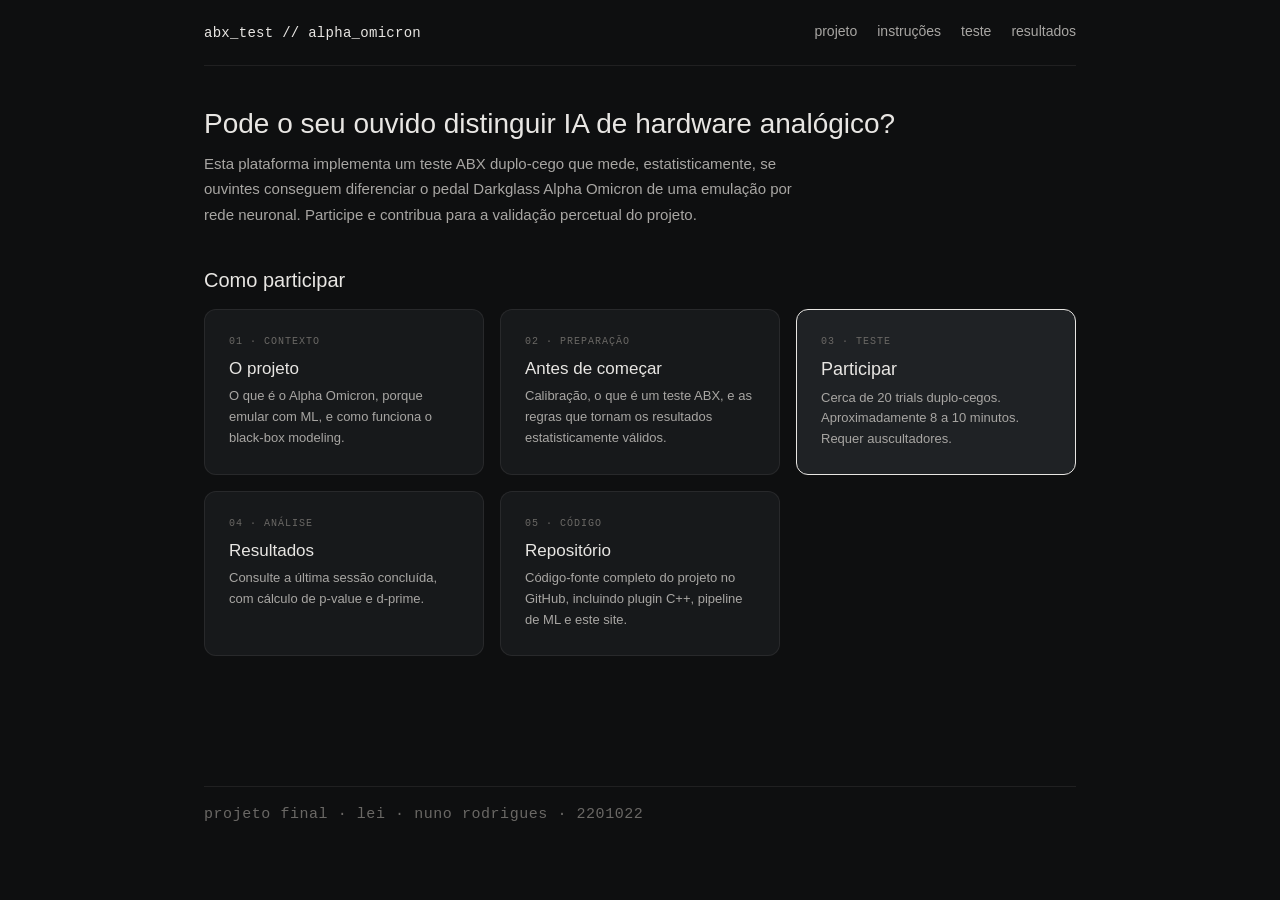
<file: src/webapp_abx/index.html>
<!DOCTYPE html>
<html lang="pt">
<head>
    <meta charset="UTF-8">
    <meta name="viewport" content="width=device-width, initial-scale=1.0">
    <title>ABX Test · Alpha Omicron</title>

    <link rel="stylesheet" href="css/base.css">
    <link rel="stylesheet" href="css/layout.css">
    <link rel="stylesheet" href="css/components.css">
</head>
<body>
<div class="page-wrap">
    <header class="site">
        <a href="index.html" class="brand">abx_test // alpha_omicron</a>
        <nav class="site" aria-label="navegação principal">
            <a href="project.html">projeto</a>
            <a href="instructions.html">instruções</a>
            <a href="test.html">teste</a>
            <a href="results.html">resultados</a>
        </nav>
    </header>
    <main>
        <section>
            <h1>Pode o seu ouvido distinguir IA de hardware analógico?</h1>
            <p class="lead">
                Esta plataforma implementa um teste ABX duplo-cego que mede,
                estatisticamente, se ouvintes conseguem diferenciar o pedal
                Darkglass Alpha Omicron de uma emulação por rede neuronal.
                Participe e contribua para a validação percetual do projeto.
            </p>
        </section>

        <section>
            <h2>Como participar</h2>
            <div class="grid-3">

                <a href="project.html" class="card-link">
                    <span class="kicker">01 · contexto</span>
                    <h3>O projeto</h3>
                    <p>O que é o Alpha Omicron, porque emular com ML, e como
                        funciona o black-box modeling.</p>
                </a>

                <a href="instructions.html" class="card-link">
                    <span class="kicker">02 · preparação</span>
                    <h3>Antes de começar</h3>
                    <p>Calibração, o que é um teste ABX, e as regras que tornam
                        os resultados estatisticamente válidos.</p>
                </a>

                <a href="test.html" class="card-link featured">
                    <span class="kicker">03 · teste</span>
                    <h3>Participar</h3>
                    <p>Cerca de 20 trials duplo-cegos. Aproximadamente 8 a 10
                        minutos. Requer auscultadores.</p>
                </a>

                <a href="results.html" class="card-link">
                    <span class="kicker">04 · análise</span>
                    <h3>Resultados</h3>
                    <p>Consulte a última sessão concluída, com cálculo de p-value
                        e d-prime.</p>
                </a>

                <a href="https://github.com/Zz0ne/Emulacao_de_Pedal_Analogico_com_Machine_Learning"
                   target="_blank" rel="noopener" class="card-link">
                    <span class="kicker">05 · código</span>
                    <h3>Repositório</h3>
                    <p>Código-fonte completo do projeto no GitHub, incluindo
                        plugin C++, pipeline de ML e este site.</p>
                </a>

            </div>
        </section>
    </main>
<footer class="site">
    <p>projeto final · lei · nuno rodrigues · 2201022</p>
</footer>
</div>
</body>
</html>
</file>
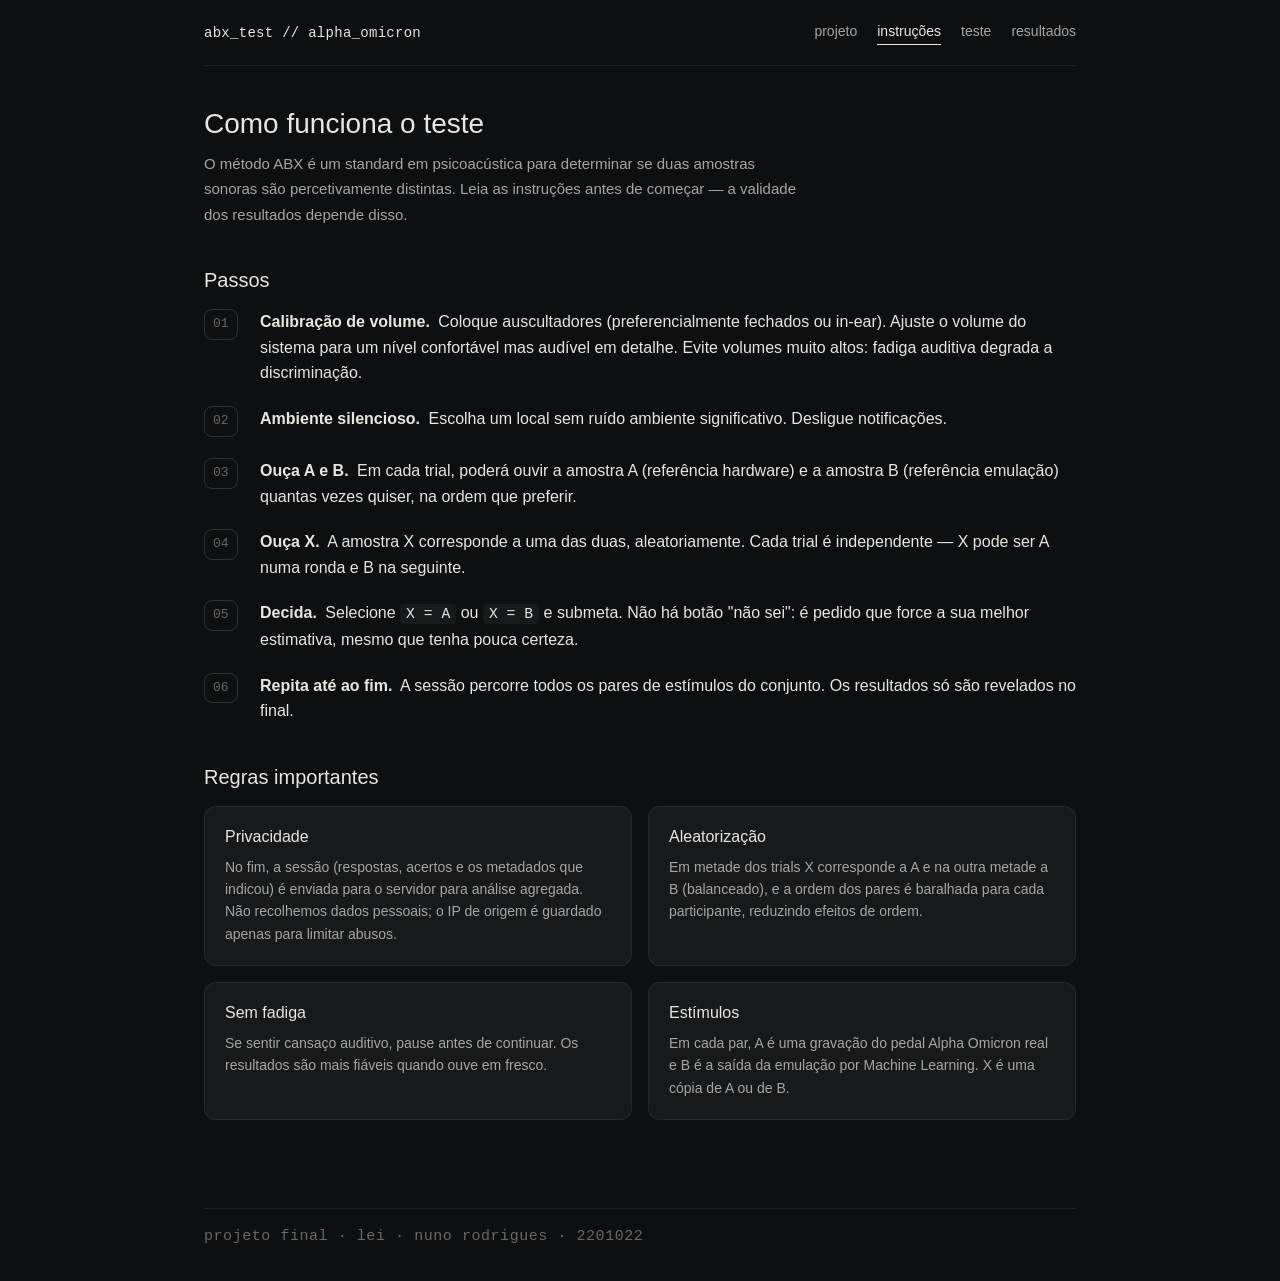
<file: src/webapp_abx/instructions.html>
<!DOCTYPE html>
<html lang="pt">
<head>
  <meta charset="UTF-8">
  <meta name="viewport" content="width=device-width, initial-scale=1.0">
  <title>Instruções · ABX</title>
  <link rel="stylesheet" href="css/base.css">
  <link rel="stylesheet" href="css/layout.css">
  <link rel="stylesheet" href="css/components.css">
</head>
<body>
<div class="page-wrap">

  <header class="site">
    <a href="index.html" class="brand">abx_test // alpha_omicron</a>
    <nav class="site" aria-label="navegação principal">
      <a href="project.html">projeto</a>
      <a href="instructions.html" class="active">instruções</a>
      <a href="test.html">teste</a>
      <a href="results.html">resultados</a>
    </nav>
  </header>

  <main>
    <section>
      <h1>Como funciona o teste</h1>
      <p class="lead">
        O método ABX é um standard em psicoacústica para determinar se duas
        amostras sonoras são percetivamente distintas. Leia as instruções
        antes de começar — a validade dos resultados depende disso.
      </p>
    </section>

    <section>
      <h2>Passos</h2>
      <ol class="step-list">
        <li>
          <strong>Calibração de volume.</strong>
          Coloque auscultadores (preferencialmente fechados ou in-ear).
          Ajuste o volume do sistema para um nível confortável mas audível em detalhe.
          Evite volumes muito altos: fadiga auditiva degrada a discriminação.
        </li>
        <li>
          <strong>Ambiente silencioso.</strong>
          Escolha um local sem ruído ambiente significativo. Desligue notificações.
        </li>
        <li>
          <strong>Ouça A e B.</strong>
          Em cada trial, poderá ouvir a amostra A (referência hardware) e a amostra B
          (referência emulação) quantas vezes quiser, na ordem que preferir.
        </li>
        <li>
          <strong>Ouça X.</strong>
          A amostra X corresponde a uma das duas, aleatoriamente. Cada trial é
          independente — X pode ser A numa ronda e B na seguinte.
        </li>
        <li>
          <strong>Decida.</strong>
          Selecione <code>X = A</code> ou <code>X = B</code> e submeta. Não há botão
          "não sei": é pedido que force a sua melhor estimativa, mesmo que tenha
          pouca certeza.
        </li>
        <li>
          <strong>Repita até ao fim.</strong>
          A sessão percorre todos os pares de estímulos do conjunto. Os
          resultados só são revelados no final.
        </li>
      </ol>
    </section>

    <section>
      <h2>Regras importantes</h2>
      <div class="grid-2">
        <div class="card">
          <h3>Privacidade</h3>
          <p>No fim, a sessão (respostas, acertos e os metadados que indicou) é
            enviada para o servidor para análise agregada. Não recolhemos dados
            pessoais; o IP de origem é guardado apenas para limitar abusos.</p>
        </div>
        <div class="card">
          <h3>Aleatorização</h3>
          <p>Em metade dos trials X corresponde a A e na outra metade a B
            (balanceado), e a ordem dos pares é baralhada para cada
            participante, reduzindo efeitos de ordem.</p>
        </div>
        <div class="card">
          <h3>Sem fadiga</h3>
          <p>Se sentir cansaço auditivo, pause antes de continuar.
            Os resultados são mais fiáveis quando ouve em fresco.</p>
        </div>
        <div class="card">
          <h3>Estímulos</h3>
          <p>Em cada par, A é uma gravação do pedal Alpha Omicron real e B é a
            saída da emulação por Machine Learning. X é uma cópia de A ou de B.</p>
        </div>
      </div>
    </section>
  </main>

  <footer class="site">
    <p>projeto final · lei · nuno rodrigues · 2201022</p>
  </footer>

</div>
</body>
</html>
</file>
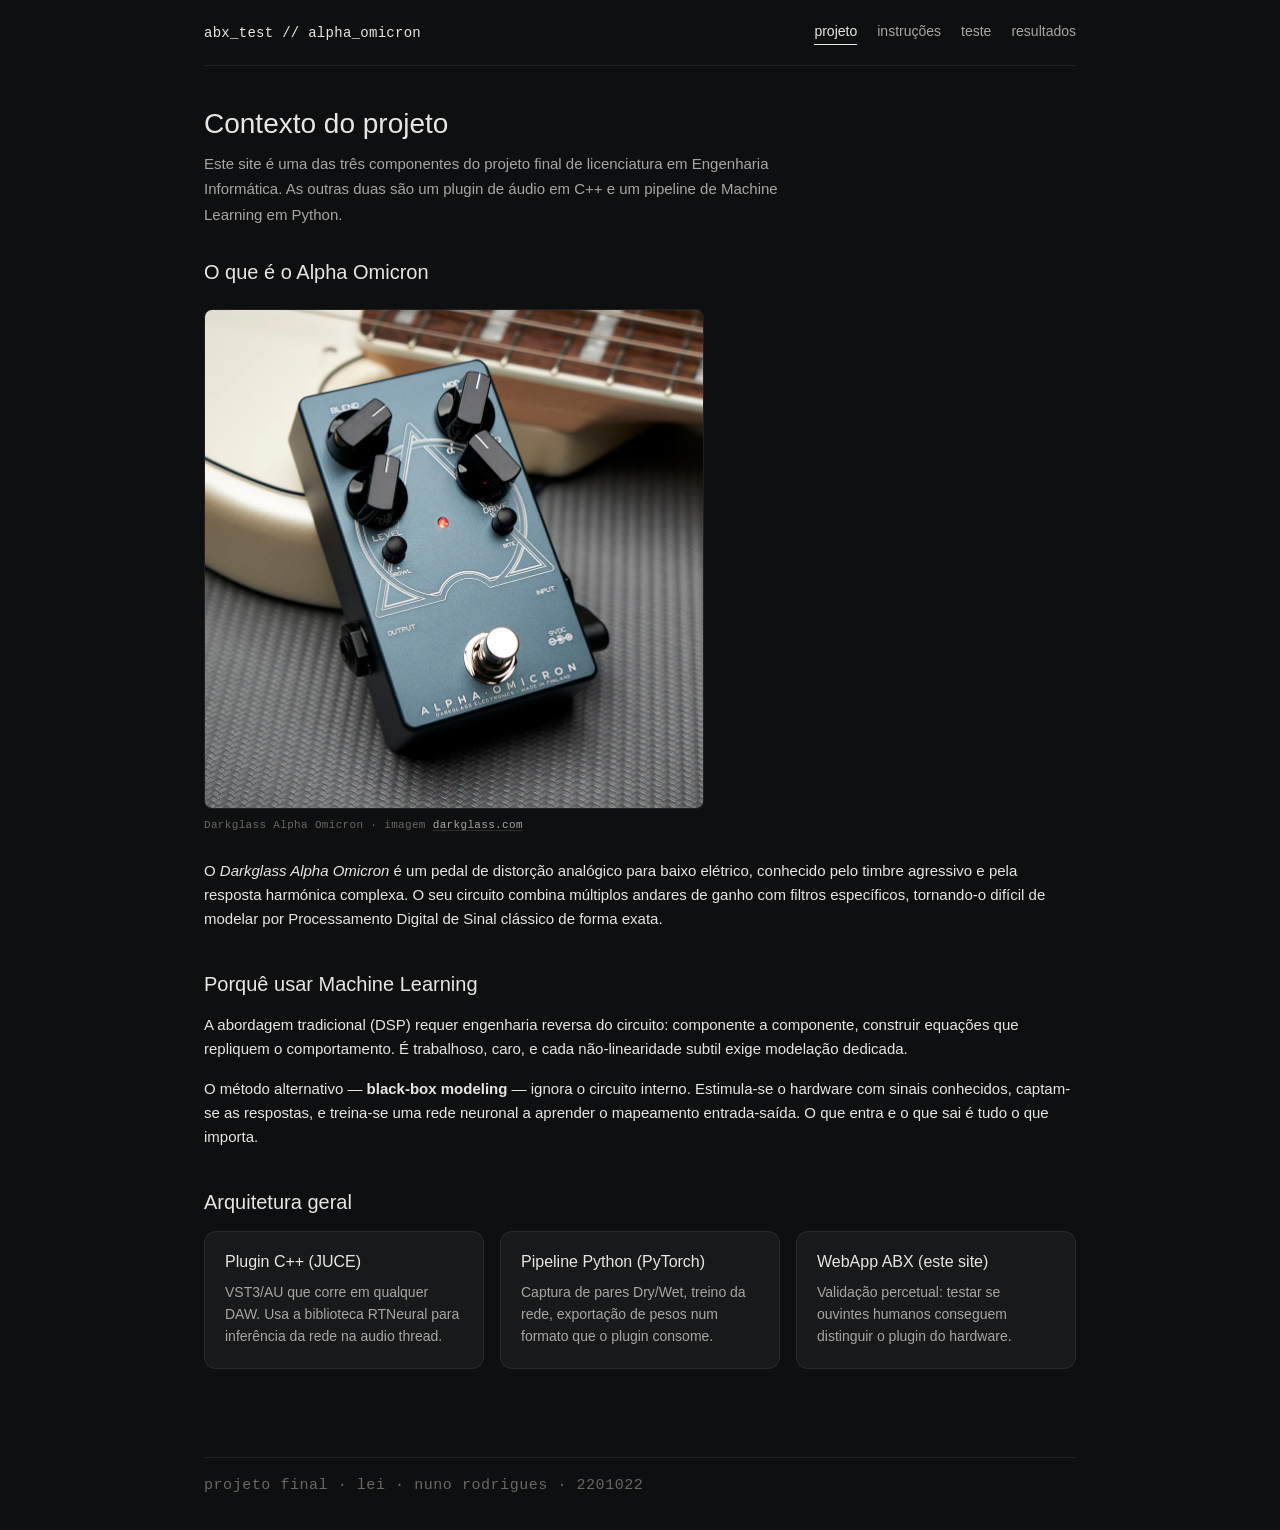
<file: src/webapp_abx/project.html>
<!DOCTYPE html>
<html lang="pt">
<head>
  <meta charset="UTF-8">
  <meta name="viewport" content="width=device-width, initial-scale=1.0">
  <title>Projeto · ABX</title>
  <link rel="stylesheet" href="css/base.css">
  <link rel="stylesheet" href="css/layout.css">
  <link rel="stylesheet" href="css/components.css">
</head>
<body>
<div class="page-wrap">

  <header class="site">
    <a href="index.html" class="brand">abx_test // alpha_omicron</a>
    <nav class="site" aria-label="navegação principal">
      <a href="project.html" class="active">projeto</a>
      <a href="instructions.html">instruções</a>
      <a href="test.html">teste</a>
      <a href="results.html">resultados</a>
    </nav>
  </header>

  <main>
    <h1>Contexto do projeto</h1>
    <p class="lead">
      Este site é uma das três componentes do projeto final de licenciatura
      em Engenharia Informática. As outras duas são um plugin de áudio em C++
      e um pipeline de Machine Learning em Python.
    </p>

    <section>
      <h2>O que é o Alpha Omicron</h2>
      <figure class="product-shot">
        <img src="assets/img/Alpha-Omicron.jpg"
             alt="Pedal de distorção Darkglass Alpha Omicron"
             width="800"
             height="600"
             loading="lazy">
        <figcaption>
          Darkglass Alpha Omicron · imagem
          <a href="https://www.darkglass.com" target="_blank" rel="noopener">
            darkglass.com
          </a>
        </figcaption>
      </figure>
      <p>
        O <em>Darkglass Alpha Omicron</em> é um pedal de distorção analógico
        para baixo elétrico, conhecido pelo timbre agressivo e pela resposta
        harmónica complexa. O seu circuito combina múltiplos andares de ganho
        com filtros específicos, tornando-o difícil de modelar por Processamento
        Digital de Sinal clássico de forma exata.
      </p>
    </section>

    <section>
      <h2>Porquê usar Machine Learning</h2>
      <p>
        A abordagem tradicional (DSP) requer engenharia reversa do circuito:
        componente a componente, construir equações que repliquem o comportamento.
        É trabalhoso, caro, e cada não-linearidade subtil exige modelação dedicada.
      </p>
      <p>
        O método alternativo — <strong>black-box modeling</strong> — ignora o
        circuito interno. Estimula-se o hardware com sinais conhecidos, captam-se
        as respostas, e treina-se uma rede neuronal a aprender o mapeamento
        entrada-saída. O que entra e o que sai é tudo o que importa.
      </p>
    </section>

    <section>
      <h2>Arquitetura geral</h2>
      <div class="grid-3">
        <div class="card">
          <h3>Plugin C++ (JUCE)</h3>
          <p>VST3/AU que corre em qualquer DAW. Usa a biblioteca RTNeural
            para inferência da rede na audio thread.</p>
        </div>
        <div class="card">
          <h3>Pipeline Python (PyTorch)</h3>
          <p>Captura de pares Dry/Wet, treino da rede, exportação de pesos
            num formato que o plugin consome.</p>
        </div>
        <div class="card">
          <h3>WebApp ABX (este site)</h3>
          <p>Validação percetual: testar se ouvintes humanos conseguem
            distinguir o plugin do hardware.</p>
        </div>
      </div>
    </section>

  </main>

  <footer class="site">
    <p>projeto final · lei · nuno rodrigues · 2201022</p>
  </footer>

</div>
</body>
</html>
</file>
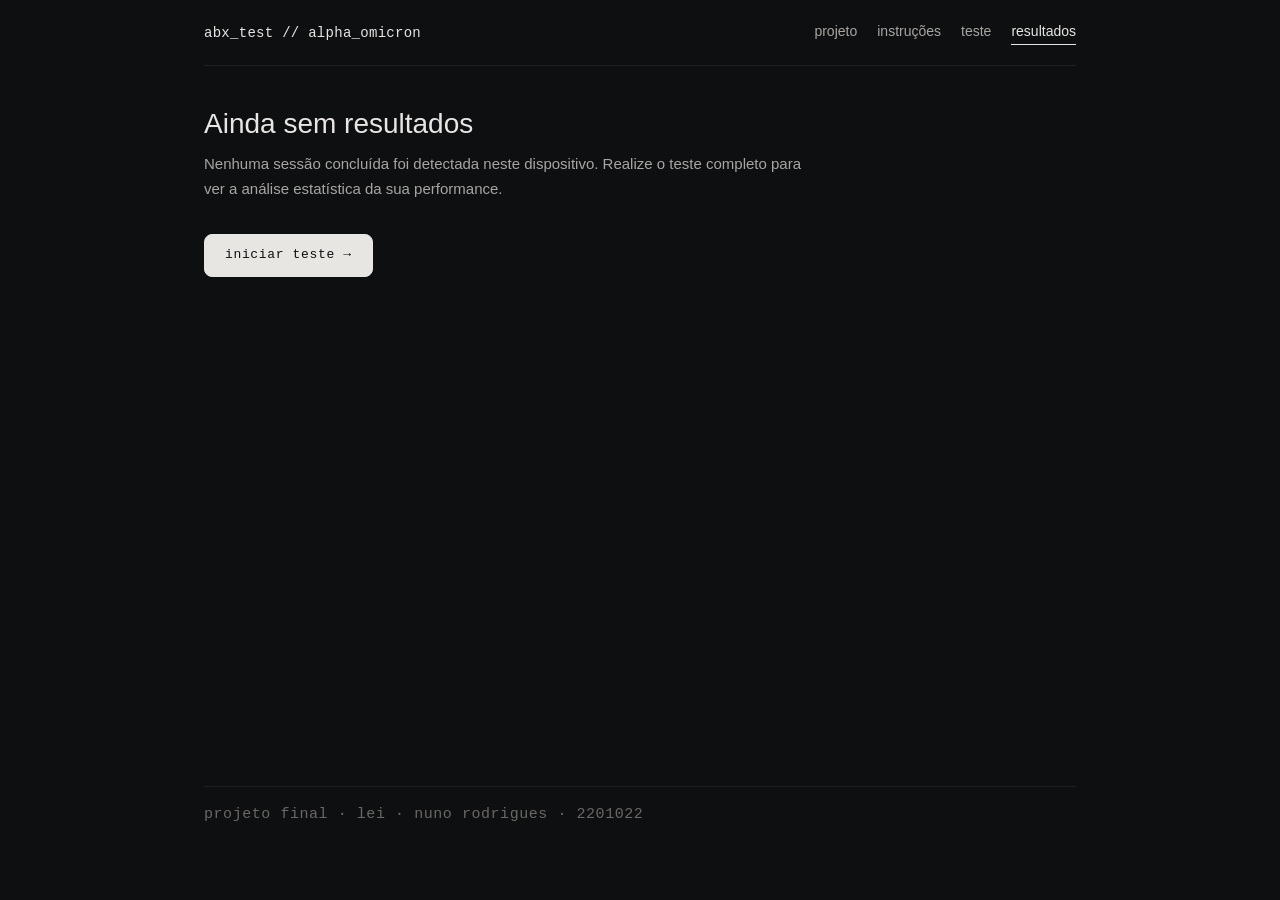
<file: src/webapp_abx/results.html>
<!DOCTYPE html>
<html lang="pt">
<head>
  <meta charset="UTF-8">
  <meta name="viewport" content="width=device-width, initial-scale=1.0">
  <title>Resultados · ABX</title>
  <link rel="stylesheet" href="css/base.css">
  <link rel="stylesheet" href="css/layout.css">
  <link rel="stylesheet" href="css/components.css">
</head>
<body>
<div class="page-wrap">

  <header class="site">
    <a href="index.html" class="brand">abx_test // alpha_omicron</a>
    <nav class="site" aria-label="navegação principal">
      <a href="project.html">projeto</a>
      <a href="instructions.html">instruções</a>
      <a href="test.html">teste</a>
      <a href="results.html" class="active">resultados</a>
    </nav>
  </header>

  <main>

    <!-- ECRÃ 1: sem histórico -->
    <section id="screen-empty">
      <h1>Ainda sem resultados</h1>
      <p class="lead">
        Nenhuma sessão concluída foi detectada neste dispositivo. Realize
        o teste completo para ver a análise estatística da sua performance.
      </p>
      <a href="test.html" class="btn primary">iniciar teste →</a>
    </section>

    <!-- ECRÃ 2: análise da última sessão -->
    <section id="screen-results" hidden>
      <h1>Análise da última sessão</h1>
      <p class="lead">
        Resultados da sessão <code id="res-session-id">—</code>,
        concluída em <code id="res-date">—</code>.
      </p>
      <p class="muted text-sm" id="res-listener"></p>

      <div class="grid-4 results-stats">
        <div class="stat">
          <div class="stat-label">trials</div>
          <div class="stat-value" id="res-total">0</div>
        </div>
        <div class="stat">
          <div class="stat-label">acertos</div>
          <div class="stat-value" id="res-hits">0</div>
        </div>
        <div class="stat">
          <div class="stat-label">% correto</div>
          <div class="stat-value" id="res-pct">0%</div>
        </div>
        <div class="stat">
          <div class="stat-label">p-value</div>
          <div class="stat-value" id="res-pvalue">—</div>
        </div>
      </div>

      <section>
        <h2>Performance</h2>
        <p class="muted stat-caption">
          <span id="res-pct-label">0%</span> de acertos
          <span class="dim mono"> · chance = 50%</span>
        </p>
        <div class="bar-track">
          <div class="bar-fill" id="res-bar"></div>
        </div>
      </section>

      <section>
        <h2>Interpretação estatística</h2>
        <div class="card">
          <p id="res-interpretation" class="interpretation-text"></p>
          <p class="muted mono text-sm mt-sm">
            d-prime = <span id="res-dprime">—</span> ·
            H₀: acertos ~ Binomial(n, 0.5)
          </p>
        </div>
      </section>

      <section>
        <h2>Detalhe por trial</h2>
        <p class="muted text-sm">Verde: certo. Vermelho: errado.</p>
        <div class="trial-result-list" id="res-trials"></div>
      </section>

      <section class="mt-lg">
        <div class="button-row">
          <a href="test.html" class="btn primary">nova sessão</a>
          <button id="btn-clear" class="btn" type="button">apagar histórico</button>
        </div>
      </section>
    </section>

  </main>

  <footer class="site">
    <p>projeto final · lei · nuno rodrigues · 2201022</p>
  </footer>

</div>

<script src="js/storage.js"></script>
<script src="js/stats.js"></script>
<script src="js/results-page.js"></script>
</body>
</html>
</file>
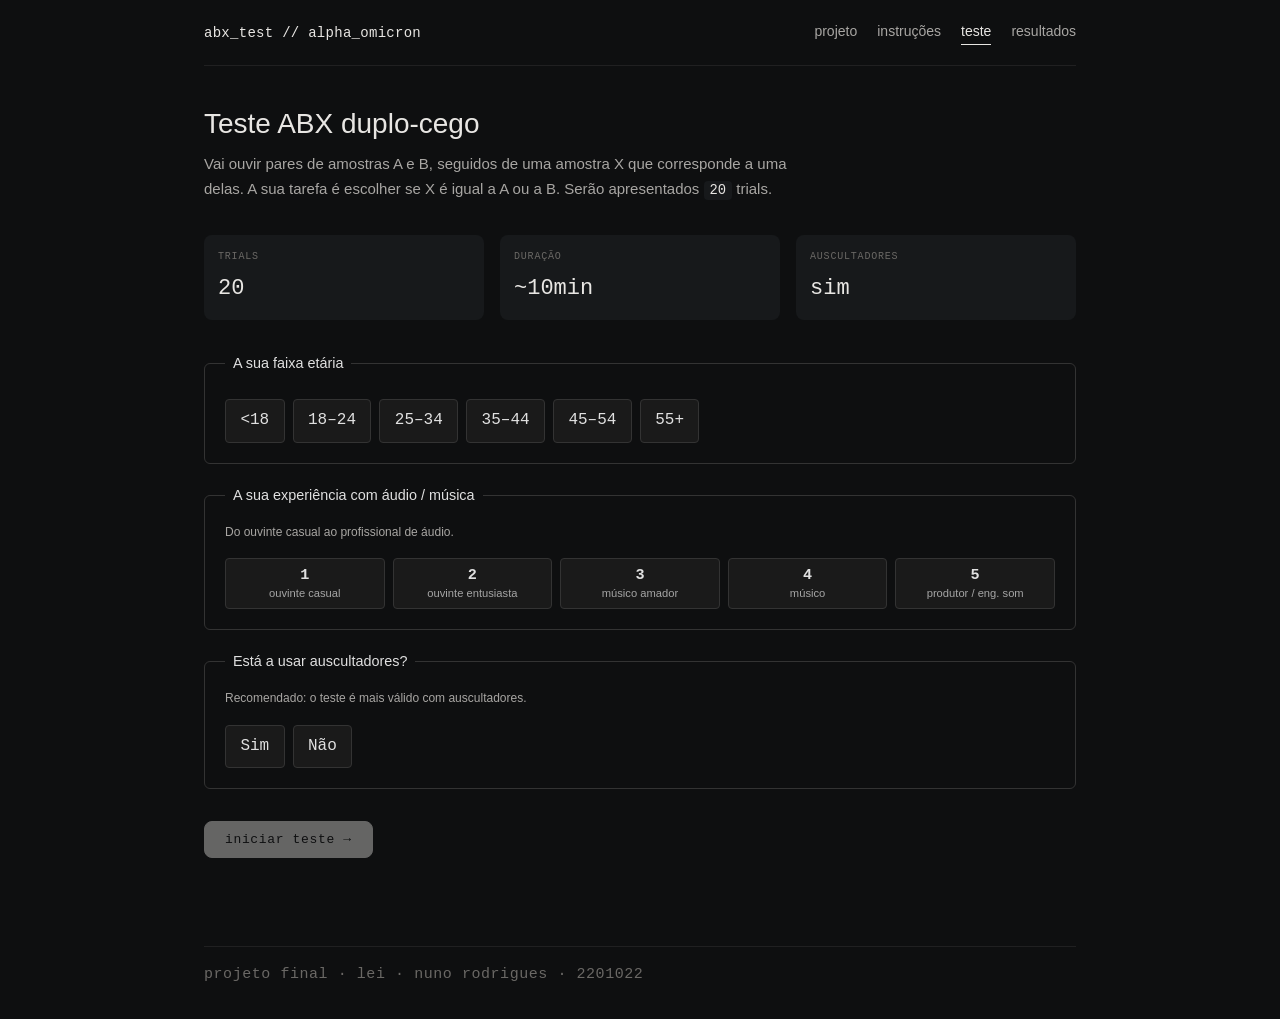
<file: src/webapp_abx/test.html>
<!doctype html>
<html lang="pt">
  <head>
    <meta charset="UTF-8" />
    <meta name="viewport" content="width=device-width, initial-scale=1.0" />
    <title>Teste · ABX</title>
    <link rel="stylesheet" href="css/base.css" />
    <link rel="stylesheet" href="css/layout.css" />
    <link rel="stylesheet" href="css/components.css" />
  </head>
  <body>
    <div class="page-wrap">
      <header class="site">
        <a href="index.html" class="brand">abx_test // alpha_omicron</a>
        <nav class="site" aria-label="navegação principal">
          <a href="project.html">projeto</a>
          <a href="instructions.html">instruções</a>
          <a href="test.html" class="active">teste</a>
          <a href="results.html">resultados</a>
        </nav>
      </header>

      <main>
        <!-- ECRÃ 1: introdução -->
        <section id="screen-intro">
          <h1>Teste ABX duplo-cego</h1>
          <p class="lead">
            Vai ouvir pares de amostras A e B, seguidos de uma amostra X que
            corresponde a uma delas. A sua tarefa é escolher se X é igual a A ou
            a B. Serão apresentados <code id="intro-trial-count">…</code> trials.
          </p>

          <div class="grid-3 intro-stats">
            <div class="stat">
              <div class="stat-label">trials</div>
              <div class="stat-value" id="stat-trials">…</div>
            </div>
            <div class="stat">
              <div class="stat-label">duração</div>
              <div class="stat-value" id="stat-duration">…</div>
            </div>
            <div class="stat">
              <div class="stat-label">auscultadores</div>
              <div class="stat-value">sim</div>
            </div>
          </div>

          <form id="listener-form" class="listener-form">
            <fieldset>
              <legend>A sua faixa etária</legend>
              <div class="choice-row" role="radiogroup" aria-label="faixa etária">
                <label><input type="radio" name="age" value="<18" /><span>&lt;18</span></label>
                <label><input type="radio" name="age" value="18-24" /><span>18–24</span></label>
                <label><input type="radio" name="age" value="25-34" /><span>25–34</span></label>
                <label><input type="radio" name="age" value="35-44" /><span>35–44</span></label>
                <label><input type="radio" name="age" value="45-54" /><span>45–54</span></label>
                <label><input type="radio" name="age" value="55+" /><span>55+</span></label>
              </div>
            </fieldset>

            <fieldset>
              <legend>A sua experiência com áudio / música</legend>
              <p class="muted text-sm">
                Do ouvinte casual ao profissional de áudio.
              </p>
              <div class="scale-row" role="radiogroup" aria-label="experiência">
                <label><input type="radio" name="experience" value="1" /><span><strong>1</strong><small>ouvinte casual</small></span></label>
                <label><input type="radio" name="experience" value="2" /><span><strong>2</strong><small>ouvinte entusiasta</small></span></label>
                <label><input type="radio" name="experience" value="3" /><span><strong>3</strong><small>músico amador</small></span></label>
                <label><input type="radio" name="experience" value="4" /><span><strong>4</strong><small>músico</small></span></label>
                <label><input type="radio" name="experience" value="5" /><span><strong>5</strong><small>produtor / eng. som</small></span></label>
              </div>
            </fieldset>

            <fieldset>
              <legend>Está a usar auscultadores?</legend>
              <p class="muted text-sm">
                Recomendado: o teste é mais válido com auscultadores.
              </p>
              <div class="choice-row" role="radiogroup" aria-label="auscultadores">
                <label><input type="radio" name="headphones" value="yes" /><span>Sim</span></label>
                <label><input type="radio" name="headphones" value="no" /><span>Não</span></label>
              </div>
            </fieldset>
          </form>

          <button id="btn-start" class="btn primary" type="button" disabled>
            iniciar teste →
          </button>
        </section>

        <!-- ECRÃ 2: teste propriamente dito -->
        <section id="screen-test" hidden>
          <div class="trial-meta">
            <span
              >trial <span id="trial-current">00</span> /
              <span id="trial-total">00</span></span
            >
            <span>sessão <span id="session-id">—</span></span>
          </div>

          <div
            class="progress-bar"
            id="progress-bar"
            aria-label="progresso do teste"
          ></div>

          <div id="audio-status" class="audio-status" role="status" hidden>
            <span id="audio-status-text"></span>
            <button id="btn-retry-audio" class="btn" type="button" hidden>
              tentar de novo
            </button>
          </div>

          <div class="sample-grid">
            <div class="sample-card">
              <div class="sample-label">
                <span class="sample-name">A</span>
                <span class="sample-id">hardware</span>
              </div>
              <button class="play-btn" type="button" data-sample="A" aria-label="reproduzir amostra A">
                <span class="play-icon" aria-hidden="true">▶</span>
                <span class="play-label">reproduzir A</span>
              </button>
            </div>

            <div class="sample-card">
              <div class="sample-label">
                <span class="sample-name">B</span>
                <span class="sample-id">emulação</span>
              </div>
              <button class="play-btn" type="button" data-sample="B" aria-label="reproduzir amostra B">
                <span class="play-icon" aria-hidden="true">▶</span>
                <span class="play-label">reproduzir B</span>
              </button>
            </div>

            <div class="sample-card x">
              <div class="sample-label">
                <span class="sample-name">X</span>
                <span class="sample-id">desconhecido · aleatorizado</span>
              </div>
              <button class="play-btn" type="button" data-sample="X" aria-label="reproduzir amostra X">
                <span class="play-icon" aria-hidden="true">▶</span>
                <span class="play-label">reproduzir X</span>
              </button>
            </div>
          </div>

          <div class="answer-row">
            <p class="answer-prompt">X é igual a:</p>
            <div class="answer-btns">
              <button class="answer-btn" type="button" data-answer="A">
                X = A
              </button>
              <button class="answer-btn" type="button" data-answer="B">
                X = B
              </button>
            </div>
            <div class="submit-row">
              <button
                id="btn-submit"
                class="btn primary"
                type="button"
                disabled
              >
                submeter e avançar →
              </button>
            </div>
          </div>

          <div
            id="trial-toast"
            class="trial-toast"
            role="status"
            aria-live="polite"
          ></div>
        </section>

        <!-- ECRÃ 3: fim -->
        <section id="screen-done" hidden>
          <h1>Sessão concluída</h1>
          <p class="lead">
            Obrigado pela participação. Os resultados detalhados, incluindo taxa
            de acertos, p-value e d-prime, estão disponíveis na página de
            resultados.
          </p>
          <div class="button-row">
            <a href="results.html" class="btn primary">ver resultados →</a>
            <a href="test.html" class="btn">nova sessão</a>
          </div>
        </section>
      </main>

      <footer class="site">
        <p>projeto final · lei · nuno rodrigues · 2201022</p>
      </footer>
    </div>

    <script src="js/storage.js"></script>
    <script src="js/audio-player.js"></script>
    <script src="js/stats.js"></script>
    <script src="js/abx-engine.js"></script>
    <script src="js/test-page.js"></script>
  </body>
</html>
</file>
<file: src/webapp_abx/css/base.css>
:root {
    /* Paleta (dark por defeito) */
    --bg-primary:    #0e0f10;
    --bg-secondary:  #17191b;
    --bg-tertiary:   #1f2225;
    --text-primary:  #e8e6e3;
    --text-secondary:#a8a6a3;
    --text-tertiary: #6a6865;
    --border-weak:   rgba(232, 230, 227, 0.08);
    --border-medium: rgba(232, 230, 227, 0.15);
    --border-strong: rgba(232, 230, 227, 0.30);
    --accent:        #e8e6e3;
    --accent-inverse:#0e0f10;
    --accent-green:  #2e8b57;

    /* Tipografia */
    --font-sans: -apple-system, BlinkMacSystemFont, "Segoe UI", Roboto, Arial, sans-serif;
    --font-mono: "SF Mono", Menlo, Consolas, "Courier New", monospace;

    /* Raios de canto */
    --radius-sm: 4px;
    --radius-md: 8px;
    --radius-lg: 12px;

    /* Transições */
    --transition: 0.15s ease;

    /* Largura máxima de conteúdo */
    --content-max: 920px;
}

/* Reset mínimo */
*, *::before, *::after {
    box-sizing: border-box;
    margin: 0;
    padding: 0;
}

/* [hidden] tem de vencer regras de autor com display explícito. */
[hidden] {
    display: none !important;
}

html {
    font-size: 16px;
}

body {
    font-family: var(--font-sans);
    background: var(--bg-primary);
    color: var(--text-primary);
    line-height: 1.6;
    min-height: 100vh;
    -webkit-font-smoothing: antialiased;
}

/* Tipografia base */
h1 { font-size: 28px; font-weight: 500; line-height: 1.3; margin-bottom: 0.5rem; }
h2 { font-size: 20px; font-weight: 500; line-height: 1.3; margin-bottom: 0.5rem; }
h3 { font-size: 16px; font-weight: 500; line-height: 1.3; margin-bottom: 0.5rem; }

p {
    font-size: 15px;
    margin-bottom: 1rem;
}

p.lead {
    font-size: 15px;
    color: var(--text-secondary);
    max-width: 600px;
    line-height: 1.7;
    margin-bottom: 2rem;
}

section {
    margin-bottom: 2.5rem;
}

section h2 {
    margin-bottom: 1rem;
}
</file>
<file: src/webapp_abx/css/layout.css>
.page-wrap {
    max-width: var(--content-max);
    margin: 0 auto;
    padding: 0 1.5rem;
}

header.site {
    display: flex;
    justify-content: space-between;
    align-items: center;
    padding: 1.25rem 0;
    border-bottom: 1px solid var(--border-weak);
    flex-wrap: wrap;
    gap: 1rem;
}

main {
    padding: 2.5rem 0 3rem;
    min-height: calc(100vh - 180px);
}

footer.site {
    padding: 1rem 0;
    border-top: 1px solid var(--border-weak);
    font-family: var(--font-mono);
    font-size: 11px;
    color: var(--text-tertiary);
    letter-spacing: 0.05em;
}

.grid-2 {
    display: grid;
    grid-template-columns: repeat(2, 1fr);
    gap: 1rem;
    margin-top: 1rem;
}

.grid-3 {
    display: grid;
    grid-template-columns: repeat(3, 1fr);
    gap: 1rem;
    margin-top: 1rem;
}

.grid-4 {
    display: grid;
    grid-template-columns: repeat(4, 1fr);
    gap: 0.75rem;
    margin-top: 1rem;
}

.brand {
    font-family: var(--font-mono);
    font-size: 14px;
    letter-spacing: 0.02em;
    color: var(--text-primary);
    text-decoration: none;
}

.brand:hover {
    text-decoration: none;
}

/* Navegação */
nav.site {
    display: flex;
    align-items: center;
    gap: 1.25rem;
    flex-wrap: wrap;
}

nav.site a {
    color: var(--text-secondary);
    text-decoration: none;
    font-size: 14px;
    padding-bottom: 2px;
    border-bottom: 1px solid transparent;
    transition: color var(--transition), border-color var(--transition);
}

nav.site a:hover {
    color: var(--text-primary);
}

nav.site a.active {
    color: var(--text-primary);
    border-bottom-color: var(--text-primary);
}

.results-stats {
    margin: 1.5rem 0;
}

/* Media query básica para mobile */
@media (max-width: 640px) {
    h1 { font-size: 24px; }
    nav.site { gap: 0.75rem; }
    nav.site a { font-size: 13px; }
    .grid-3, .grid-2 { grid-template-columns: 1fr; }
    .sample-grid { grid-template-columns: 1fr; }
    .sample-card.x { grid-column: span 1; }
    .grid-4 { grid-template-columns: repeat(2, 1fr); }

    /* Botões de reprodução: só o símbolo (▶/■), um por linha. */
    .play-btn .play-label { display: none; }
    .play-icon { font-size: 18px; }
}
</file>
<file: src/webapp_abx/css/components.css>
.card {
  background: var(--bg-secondary);
  border: 1px solid var(--border-weak);
  border-radius: var(--radius-lg);
  padding: 1.25rem;
}

.card h3 {
  margin-bottom: 0.5rem;
}

.card p {
  color: var(--text-secondary);
  font-size: 14px;
  margin-bottom: 0;
}

/* card clicável */
.card-link {
  display: block;
  padding: 1.5rem;
  background: var(--bg-secondary);
  border: 1px solid var(--border-weak);
  border-radius: var(--radius-lg);
  text-decoration: none;
  color: var(--text-primary);
  transition:
    border-color var(--transition),
    transform var(--transition);
}

.card-link:hover {
  border-color: var(--border-strong);
  text-decoration: none;
  transform: translateY(-2px);
}

.card-link h3 {
  font-size: 17px;
  margin-bottom: 6px;
}

.card-link p {
  font-size: 13px;
  color: var(--text-secondary);
  margin: 0;
}

.card-link.featured {
  border-color: var(--text-primary);
  background: var(--bg-tertiary);
}

.card-link.featured:hover {
  transform: translateY(-3px);
}

.card-link.featured h3 {
  font-size: 18px;
}

.kicker {
  display: block;
  font-family: var(--font-mono);
  font-size: 10px;
  text-transform: uppercase;
  letter-spacing: 0.1em;
  color: var(--text-tertiary);
  margin-bottom: 8px;
}

/* Imagens */
.product-shot {
  margin: 1.5rem 0;
}

.product-shot img {
  width: 100%;
  max-width: 500px;
  height: auto;
  display: block;
  border-radius: var(--radius-md);
  border: 1px solid var(--border-weak);
}

.product-shot figcaption {
  font-family: var(--font-mono);
  font-size: 11px;
  color: var(--text-tertiary);
  margin-top: 8px;
  letter-spacing: 0.03em;
}

.product-shot figcaption a {
  color: var(--text-secondary);
  text-decoration: underline;
  text-decoration-color: var(--border-medium);
  text-underline-offset: 2px;
}

.product-shot figcaption a:hover {
  color: var(--text-primary);
}

/* Step list (01, 02, 03...) */
.step-list {
  list-style: none;
  counter-reset: step;
}

.step-list li {
  counter-increment: step;
  position: relative;
  padding-left: 3.5rem;
  margin-bottom: 1.25rem;
  min-height: 2rem;
}

.step-list li::before {
  content: counter(step, decimal-leading-zero);
  position: absolute;
  left: 0;
  top: 0;
  font-family: var(--font-mono);
  font-size: 13px;
  color: var(--text-tertiary);
  border: 1px solid var(--border-medium);
  border-radius: var(--radius-md);
  padding: 4px 8px;
}

.step-list li strong {
  color: var(--text-primary);
  margin-right: 4px;
}

/* ---------- Inline code ---------- */
code {
  font-family: var(--font-mono);
  font-size: 0.92em;
  background: var(--bg-secondary);
  padding: 2px 6px;
  border-radius: var(--radius-sm);
  color: var(--text-primary);
}
/* ---------- Botões ---------- */
.btn {
  display: inline-block;
  padding: 10px 20px;
  font-family: var(--font-mono);
  font-size: 13px;
  letter-spacing: 0.05em;
  background: transparent;
  border: 1px solid var(--border-strong);
  border-radius: var(--radius-md);
  color: var(--text-primary);
  cursor: pointer;
  text-decoration: none;
  transition:
    background var(--transition),
    border-color var(--transition);
}

.btn:hover {
  background: var(--bg-secondary);
  text-decoration: none;
}

.btn:disabled {
  opacity: 0.4;
  cursor: not-allowed;
}

.btn.primary {
  background: var(--accent);
  color: var(--accent-inverse);
  border-color: var(--accent);
}

.btn.primary:hover {
  opacity: 0.85;
  background: var(--accent);
}

.button-row {
  display: flex;
  gap: 12px;
  flex-wrap: wrap;
  margin-top: 1rem;
}

/* Stats (reutilizada no intro ) */
.stat {
  background: var(--bg-secondary);
  border-radius: var(--radius-md);
  padding: 14px;
}

.stat-label {
  font-family: var(--font-mono);
  font-size: 10px;
  color: var(--text-tertiary);
  text-transform: uppercase;
  letter-spacing: 0.08em;
  margin-bottom: 6px;
}

.stat-value {
  font-size: 22px;
  font-weight: 500;
  font-family: var(--font-mono);
  color: var(--text-primary);
}

.intro-stats {
  margin: 1.5rem 0 2rem;
}

/* Teste: meta + progresso */
.trial-meta {
  display: flex;
  justify-content: space-between;
  font-family: var(--font-mono);
  font-size: 11px;
  color: var(--text-tertiary);
  text-transform: uppercase;
  letter-spacing: 0.05em;
  margin-bottom: 1rem;
}

.progress-bar {
  display: flex;
  gap: 4px;
  margin-bottom: 2rem;
}

.progress-cell {
  flex: 1;
  height: 6px;
  border-radius: 2px;
  background: var(--bg-secondary);
  transition: background var(--transition);
}

.progress-cell.done {
  background: var(--text-primary);
}

.progress-cell.current {
  background: var(--accent-green);
  box-shadow: 0 0 6px var(--accent-green);
}

/* Teste: samples A/B/X */
.sample-grid {
  display: grid;
  grid-template-columns: 1fr 1fr;
  gap: 12px;
  margin-bottom: 1rem;
}

.sample-card {
  background: var(--bg-secondary);
  border: 1px solid var(--border-weak);
  border-radius: var(--radius-lg);
  padding: 1.25rem;
}

.sample-card.x {
  grid-column: span 2;
  background: var(--bg-tertiary);
  border-color: var(--border-medium);
}

.sample-label {
  display: flex;
  justify-content: space-between;
  align-items: baseline;
  margin-bottom: 12px;
}

.sample-name {
  font-family: var(--font-mono);
  font-size: 14px;
  letter-spacing: 0.1em;
}

.sample-id {
  font-family: var(--font-mono);
  font-size: 11px;
  color: var(--text-tertiary);
}

.play-btn {
  display: flex;
  align-items: center;
  justify-content: center;
  gap: 10px;
  width: 100%;
  padding: 16px;
  font-family: var(--font-mono);
  font-size: 13px;
  letter-spacing: 0.05em;
  background: transparent;
  border: 1px solid var(--border-medium);
  border-radius: var(--radius-md);
  cursor: pointer;
  color: var(--text-primary);
  transition:
    background var(--transition),
    border-color var(--transition);
}

.play-icon {
  line-height: 1;
}

.play-btn:hover {
  background: var(--bg-primary);
  border-color: var(--border-strong);
}

.play-btn.playing {
  background: var(--accent);
  color: var(--accent-inverse);
  border-color: var(--accent);
}

/* Teste: resposta */
.answer-row {
  margin-top: 2rem;
  padding-top: 1.5rem;
  border-top: 1px solid var(--border-weak);
}

.answer-prompt {
  font-size: 14px;
  color: var(--text-secondary);
  margin-bottom: 12px;
}

.answer-btns {
  display: grid;
  grid-template-columns: 1fr 1fr;
  gap: 12px;
  margin-bottom: 1.5rem;
}

.answer-btn {
  padding: 14px;
  font-family: var(--font-mono);
  font-size: 14px;
  letter-spacing: 0.1em;
  background: transparent;
  border: 1px solid var(--border-medium);
  border-radius: var(--radius-md);
  cursor: pointer;
  color: var(--text-primary);
  transition: all var(--transition);
}

.answer-btn:hover {
  border-color: var(--text-primary);
  background: var(--bg-secondary);
}

.answer-btn.selected {
  border-color: var(--text-primary);
  background: var(--accent);
  color: var(--accent-inverse);
}

.submit-row {
  display: flex;
  justify-content: flex-end;
}

/* Barra de progresso animada (results) */
.bar-track {
  background: var(--bg-secondary);
  border-radius: var(--radius-md);
  height: 10px;
  overflow: hidden;
  margin-top: 8px;
}

.bar-fill {
  height: 100%;
  background: var(--text-primary);
  width: 0;
  transition: width 1.2s ease-out;
  border-radius: var(--radius-md);
}

/* Pills de resultado por trial */
.trial-result-list {
  display: grid;
  grid-template-columns: repeat(auto-fit, minmax(60px, 1fr));
  gap: 6px;
  margin-top: 12px;
}

.trial-pill {
  font-family: var(--font-mono);
  font-size: 11px;
  text-align: center;
  padding: 8px 4px;
  border-radius: var(--radius-sm);
  background: var(--bg-secondary);
  border: 1px solid var(--border-weak);
}

.trial-pill.hit {
  background: rgba(127, 176, 105, 0.15);
  border-color: rgba(127, 176, 105, 0.3);
  color: #7fb069;
}

.trial-pill.miss {
  background: rgba(224, 122, 95, 0.12);
  border-color: rgba(224, 122, 95, 0.25);
  color: #e07a5f;
}

/* Utilitários de texto/espaçamento */
.muted {
  color: var(--text-secondary);
}
.dim {
  color: var(--text-tertiary);
}
.mono {
  font-family: var(--font-mono);
}

.text-sm {
  font-size: 12px;
}
.mt-sm {
  margin-top: 1rem;
}
.mt-lg {
  margin-top: 2rem;
}

.stat-caption {
  font-size: 13px;
  margin-bottom: 0.5rem;
}

.interpretation-text {
  font-size: 14px;
  line-height: 1.7;
}

/* Formulário do ouvinte (ecrã de introdução do teste) */

.listener-form {
  display: flex;
  flex-direction: column;
  gap: 1.25rem;
  margin: 1.5rem 0 2rem;
}

.listener-form fieldset {
  border: 1px solid var(--border, #333);
  border-radius: 6px;
  padding: 1rem 1.25rem 1.25rem;
}

.listener-form legend {
  padding: 0 0.5rem;
  font-size: 0.9rem;
  color: var(--text, #e0e0e0);
}

.scale-row,
.choice-row {
  display: flex;
  gap: 0.5rem;
  flex-wrap: wrap;
  margin-top: 0.5rem;
}

.scale-row label,
.choice-row label {
  position: relative;
  cursor: pointer;
}

.scale-row input,
.choice-row input {
  position: absolute;
  inset: 0;
  opacity: 0;
  cursor: pointer;
}

.scale-row span,
.choice-row span {
  display: inline-flex;
  align-items: center;
  justify-content: center;
  min-width: 2.75rem;
  padding: 0.5rem 0.9rem;
  border: 1px solid var(--border, #333);
  border-radius: 4px;
  background: var(--surface, #1a1a1a);
  color: var(--text, #e0e0e0);
  font-family: var(--font-mono, monospace);
  transition:
    border-color 0.15s,
    background 0.15s,
    color 0.15s;
}

.scale-row label:hover span,
.choice-row label:hover span {
  border-color: var(--accent, #5a9);
}

.scale-row input:checked + span,
.choice-row input:checked + span {
  border-color: var(--accent, #5a9);
  background: var(--accent-dim, #234);
  color: var(--accent, #5a9);
}

.scale-row input:focus-visible + span,
.choice-row input:focus-visible + span {
  outline: 2px solid var(--accent, #5a9);
  outline-offset: 2px;
}

/* Escala de experiência: número grande + rótulo curto, empilhados. */
.scale-row label {
  flex: 1 1 5.5rem;
}

.scale-row span {
  flex-direction: column;
  gap: 0.2rem;
  width: 100%;
  min-width: 0;
  padding: 0.5rem 0.5rem;
  text-align: center;
  line-height: 1.15;
}

.scale-row span strong {
  font-size: 0.95rem;
  font-weight: 600;
}

.scale-row span small {
  font-family: var(--font-sans);
  font-size: 0.7rem;
  opacity: 0.7;
}

/* Estado de carregamento / erro do áudio (ecrã de teste) */

.audio-status {
  display: flex;
  align-items: center;
  gap: 0.75rem;
  margin: 0.75rem 0;
  padding: 0.6rem 0.9rem;
  border: 1px solid var(--border, #333);
  border-radius: 4px;
  background: var(--surface, #1a1a1a);
  color: var(--text-dim, #999);
  font-size: 0.9rem;
}

.play-btn:disabled {
  opacity: 0.5;
  cursor: not-allowed;
}

/* Confirmação de submissão + entrada de cada trial */

@keyframes trialEnter {
  from {
    opacity: 0;
    transform: translateY(6px);
  }
  to {
    opacity: 1;
    transform: translateY(0);
  }
}

.trial-enter {
  animation: trialEnter 0.22s ease-out;
}

.trial-toast {
  position: fixed;
  left: 50%;
  top: 1.5rem;
  transform: translateX(-50%) translateY(-0.4rem);
  padding: 0.55rem 1.1rem;
  background: var(--bg-tertiary);
  border: 1px solid var(--border-strong);
  border-radius: var(--radius-md);
  color: var(--text-primary);
  font-family: var(--font-mono);
  font-size: 13px;
  letter-spacing: 0.04em;
  opacity: 0;
  pointer-events: none;
  z-index: 50;
  transition:
    opacity var(--transition),
    transform var(--transition);
}

.trial-toast.show {
  opacity: 1;
  transform: translateX(-50%) translateY(0);
}

@media (prefers-reduced-motion: reduce) {
  .trial-enter {
    animation: none;
  }
  .trial-toast {
    transition: opacity var(--transition);
  }
}
</file>
